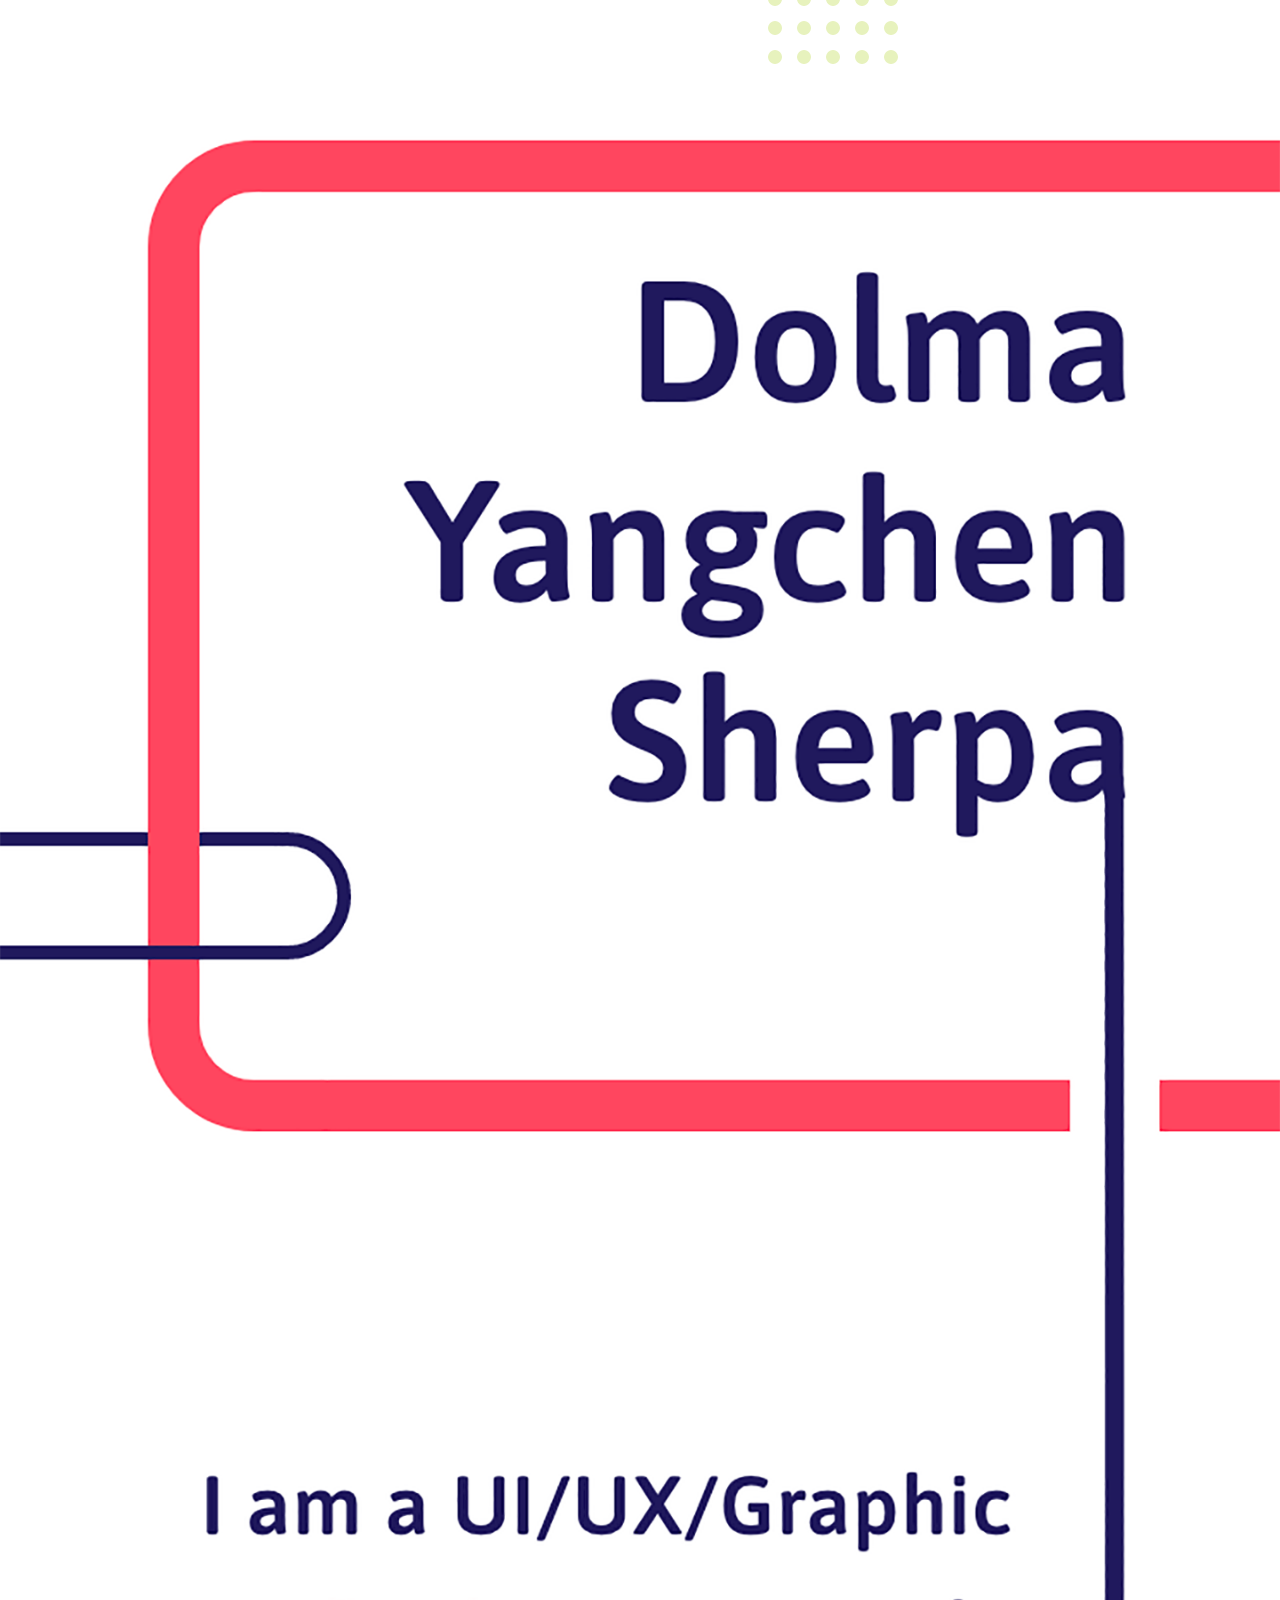
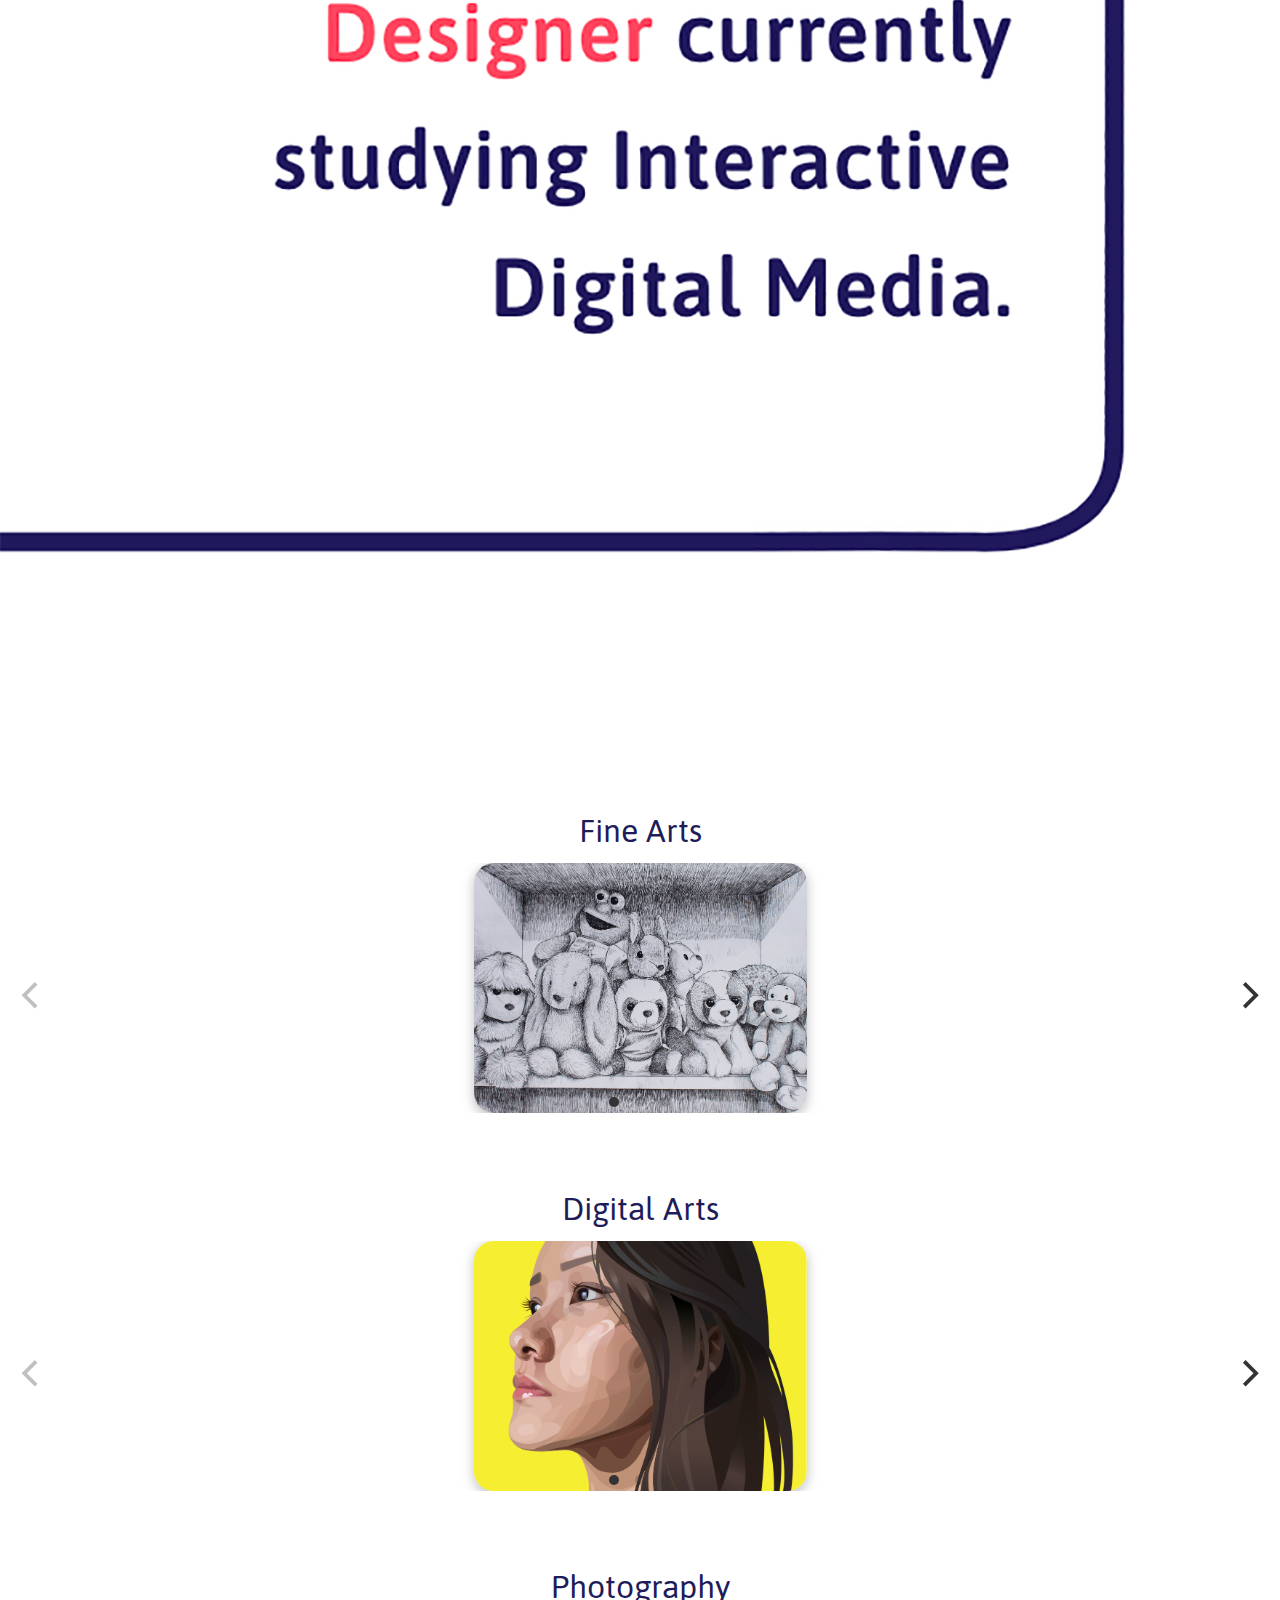
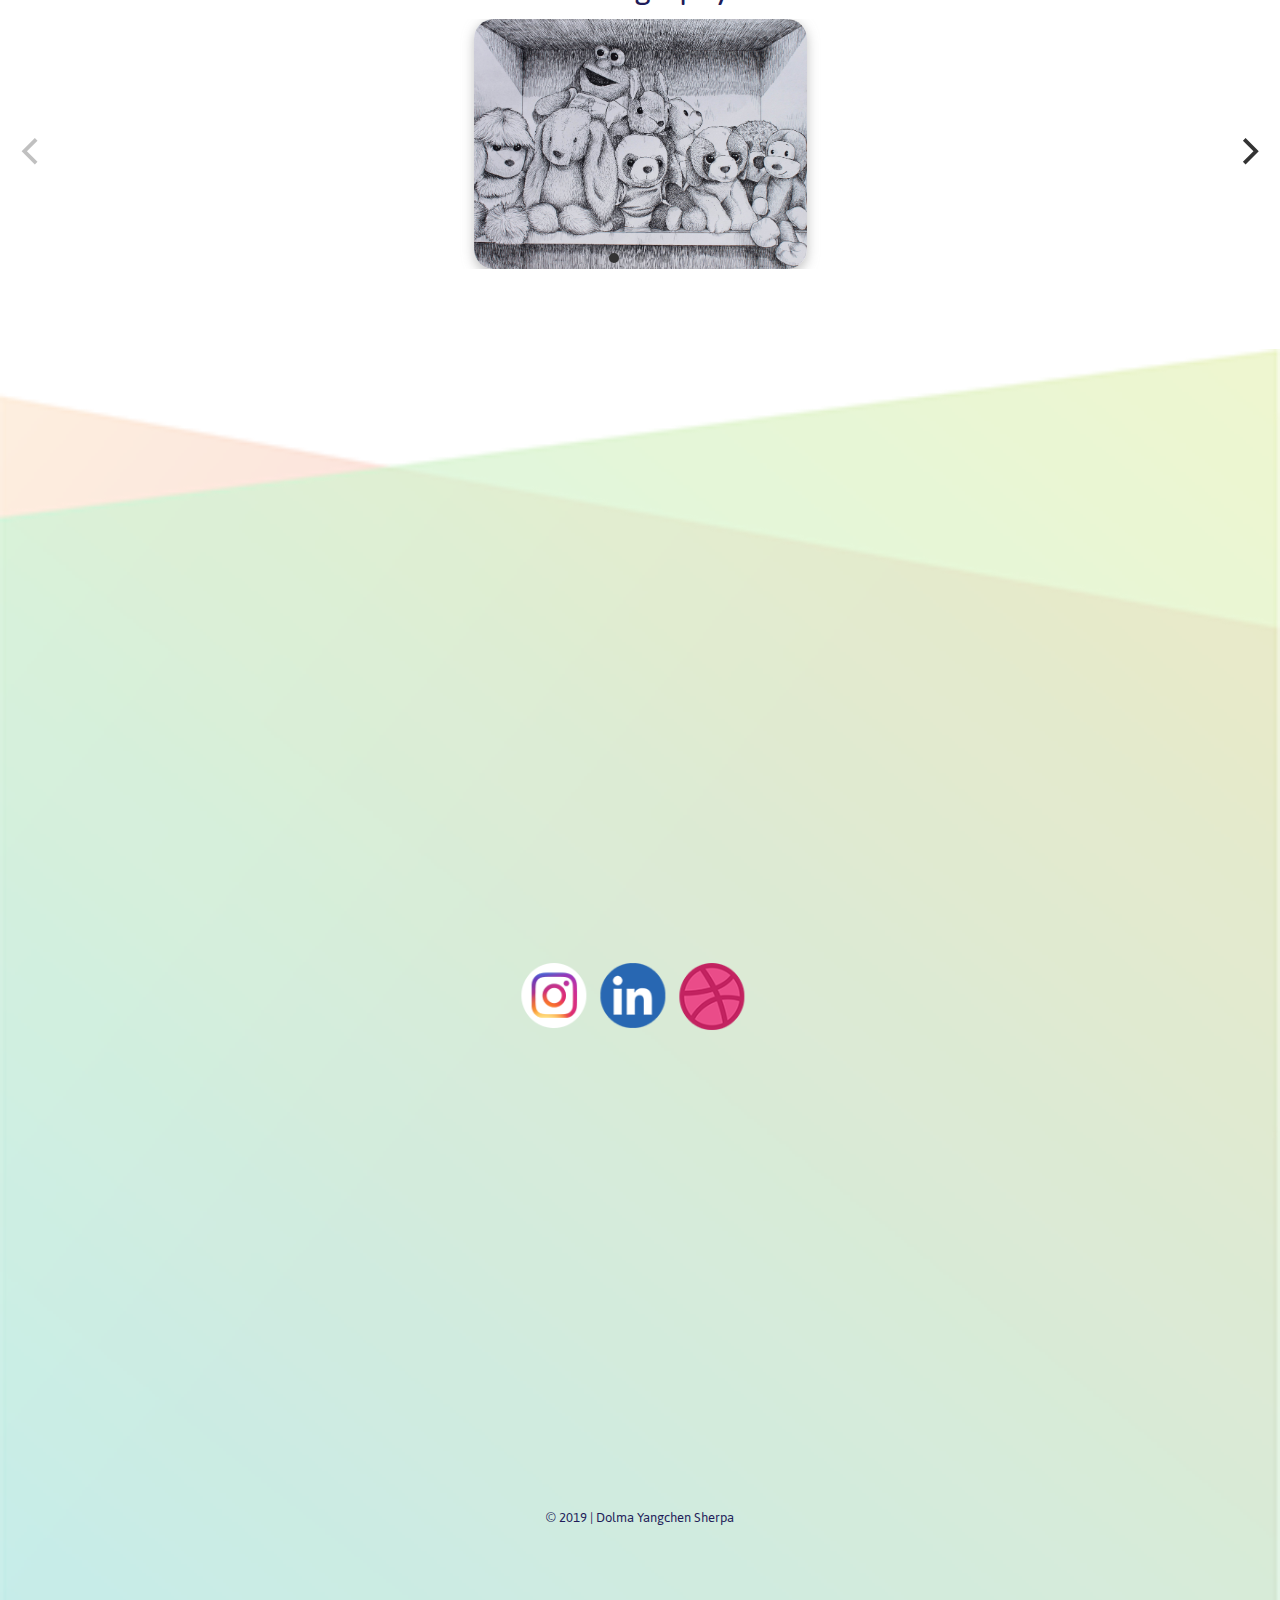
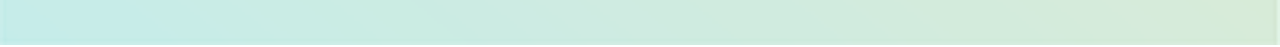
<file: DolmaPortfolio/index.html>
<!DOCTYPE html>
<html lang="en">

<head>
    <meta charset="UTF-8">
    <meta name="viewport" content="width=device-width, initial-scale=1.0">
    <meta http-equiv="X-UA-Compatible" content="ie=edge">
    <title>Dolma's Homepage</title>
    <link rel="stylesheet" href="../DolmaPortfolio/index.css">
    <link rel="stylesheet" href="../DolmaPortfolio/Source/flickity.css" media="screen">
    <link rel="stylesheet" href="../DolmaPortfolio/Source/normalize.css">
    <link rel="stylesheet" href="../DolmaPortfolio/Source/Font.css">
	<link rel="stylesheet" href="../DolmaPortfolio/Navigation/css/reset.css"> 
	<link rel="stylesheet" href="../DolmaPortfolio/Navigation/css/style.css"> 
	<script src="../DolmaPortfolio/Navigation/js/modernizr.js"></script> 
    
</head>
<body>

    <!-- NAVIGATION BAR  -->
    <div>
            <nav>
                    <ul class="cd-primary-nav">
                        <li><a href="../DolmaPortfolio/index.html"><b>Homepage</b></a></li>
                        <li><a href="../DolmaPortfolio/Source/AboutMe.html"><b>About Me</b></a></li>
                        <li><a href="../DolmaPortfolio/Source/Portfolio/FineArts.html"><b>Portfolio</b></a></li>
                        <li><a href="../DolmaPortfolio/Source/Contact.html"><b>Contact</b></a></li>  
                    </ul>
                </nav>
            
            
                <div class="cd-overlay-nav">
                    <span></span>
                </div> 
            
                <div class="cd-overlay-content">
                    <span></span>
                </div> 
            
                <a href="#0" class="cd-nav-trigger">Menu<span class="cd-icon"></span></a>
            
            <script src="../DolmaPortfolio/Navigation/js/jquery-2.1.1.js"></script>
            <script src="../DolmaPortfolio/Navigation/js/velocity.min.js"></script>
            <script src="../DolmaPortfolio/Navigation/js/main.js"></script>
        </div>
        
            <!-- NAVIGATION BAR -->


        <script src="../DolmaPortfolio/Source/flickity.pkgd.js"></script>

    <div>
        <table class="greendot">
            <td></td>
            <td></td>
            <td><img src="../DolmaPortfolio/Graphics/Title/Greendottedcorner.png"></td>
        </table>
     </div>
        
    
    <div >
        <img src="../DolmaPortfolio/Graphics/titleimage.png" id="titleimage">
    </div>

    <br>
    <br>

    <h1 class="text">Fine Arts</h1>
<!-- Carousal -->
<div class="carousel" data-flickity='{ "lazyLoad": true }'>
    <div class="carousel-cell">
        <img class="carousel-cell-image" data-flickity-lazyload="../DolmaPortfolio/Graphics/FineArts/ToysPenSketchthumnail.jpg"/>
    </div>
    <div class="carousel-cell">
        <img class="carousel-cell-image" data-flickity-lazyload="../DolmaPortfolio/Graphics/FineArts/AliceCardthumbnail.jpg"/>
    </div>
    <div class="carousel-cell">
        <img class="carousel-cell-image" data-flickity-lazyload="../DolmaPortfolio/Graphics/FineArts/Metamorphosisthumbnail.jpg" alt="">
    </div>
</div>

<br>
<br>
<br>
<br>

<h1 class="text">Digital Arts</h1>
<!-- Carousal2 -->
<div class="carousel" data-flickity='{ "lazyLoad": true }'>
    <div class="carousel-cell">
        <img class="carousel-cell-image" data-flickity-lazyload="../DolmaPortfolio/Graphics/GraphicArts/SherpaPortraitthumbnail.jpg"/>
    </div>
    <div class="carousel-cell">
        <img class="carousel-cell-image" data-flickity-lazyload="../DolmaPortfolio/Graphics/GraphicArts/DessertPatternthumbnail.jpg"/>
    </div>
    <div class="carousel-cell">
        <img class="carousel-cell-image" data-flickity-lazyload="../DolmaPortfolio/Graphics/GraphicArts/Typographythumbnail.jpg"/>
    </div>
</div>

<br>
<br>
<br>
<br>

<h1 class="text">Photography</h1>
<!-- Carousal2 -->
<div class="carousel" data-flickity='{ "lazyLoad": true }'>
    <div class="carousel-cell">
        <img class="carousel-cell-image" data-flickity-lazyload="../DolmaPortfolio/Graphics/FineArts/ToysPenSketchthumnail.jpg"/>
    </div>
    <div class="carousel-cell">
        <img class="carousel-cell-image" data-flickity-lazyload="../DolmaPortfolio/Graphics/FineArts/AliceCardthumbnail.jpg"/>
    </div>
    <div class="carousel-cell">
        <img class="carousel-cell-image" data-flickity-lazyload="../DolmaPortfolio/Graphics/FineArts/Metamorphosisthumbnail.jpg" alt="">
    </div>
</div>

<footer>
    <div class="container">
        <img src="../DolmaPortfolio/Graphics/Footer/img.png" alt="footer" >
        <div class="icons">
            <div class="icon-col-half">
                <a href="https://www.instagram.com/dolma565/?hl=en"><img src="../DolmaPortfolio/Graphics/Footer/insta.png" alt=""></a>
            </div>
            <div class="icon-col-half">   
                <a href="https://www.linkedin.com/in/dolma-yangchen-s-207563136/"><img src="../DolmaPortfolio/Graphics/Footer/linkedin.png" alt=""></a>
            </div>
            <div class="icon-col-half">   
                    <a href="https://dribbble.com/dubby2000"><img src="../DolmaPortfolio/Graphics/Footer/dribbble.png" alt=""></a>
                </div>
        </div>
        <div class="centered"><p>&copy 2019 | Dolma Yangchen Sherpa</p></div>
    </div>
</footer>

</body>
</html>
</file>
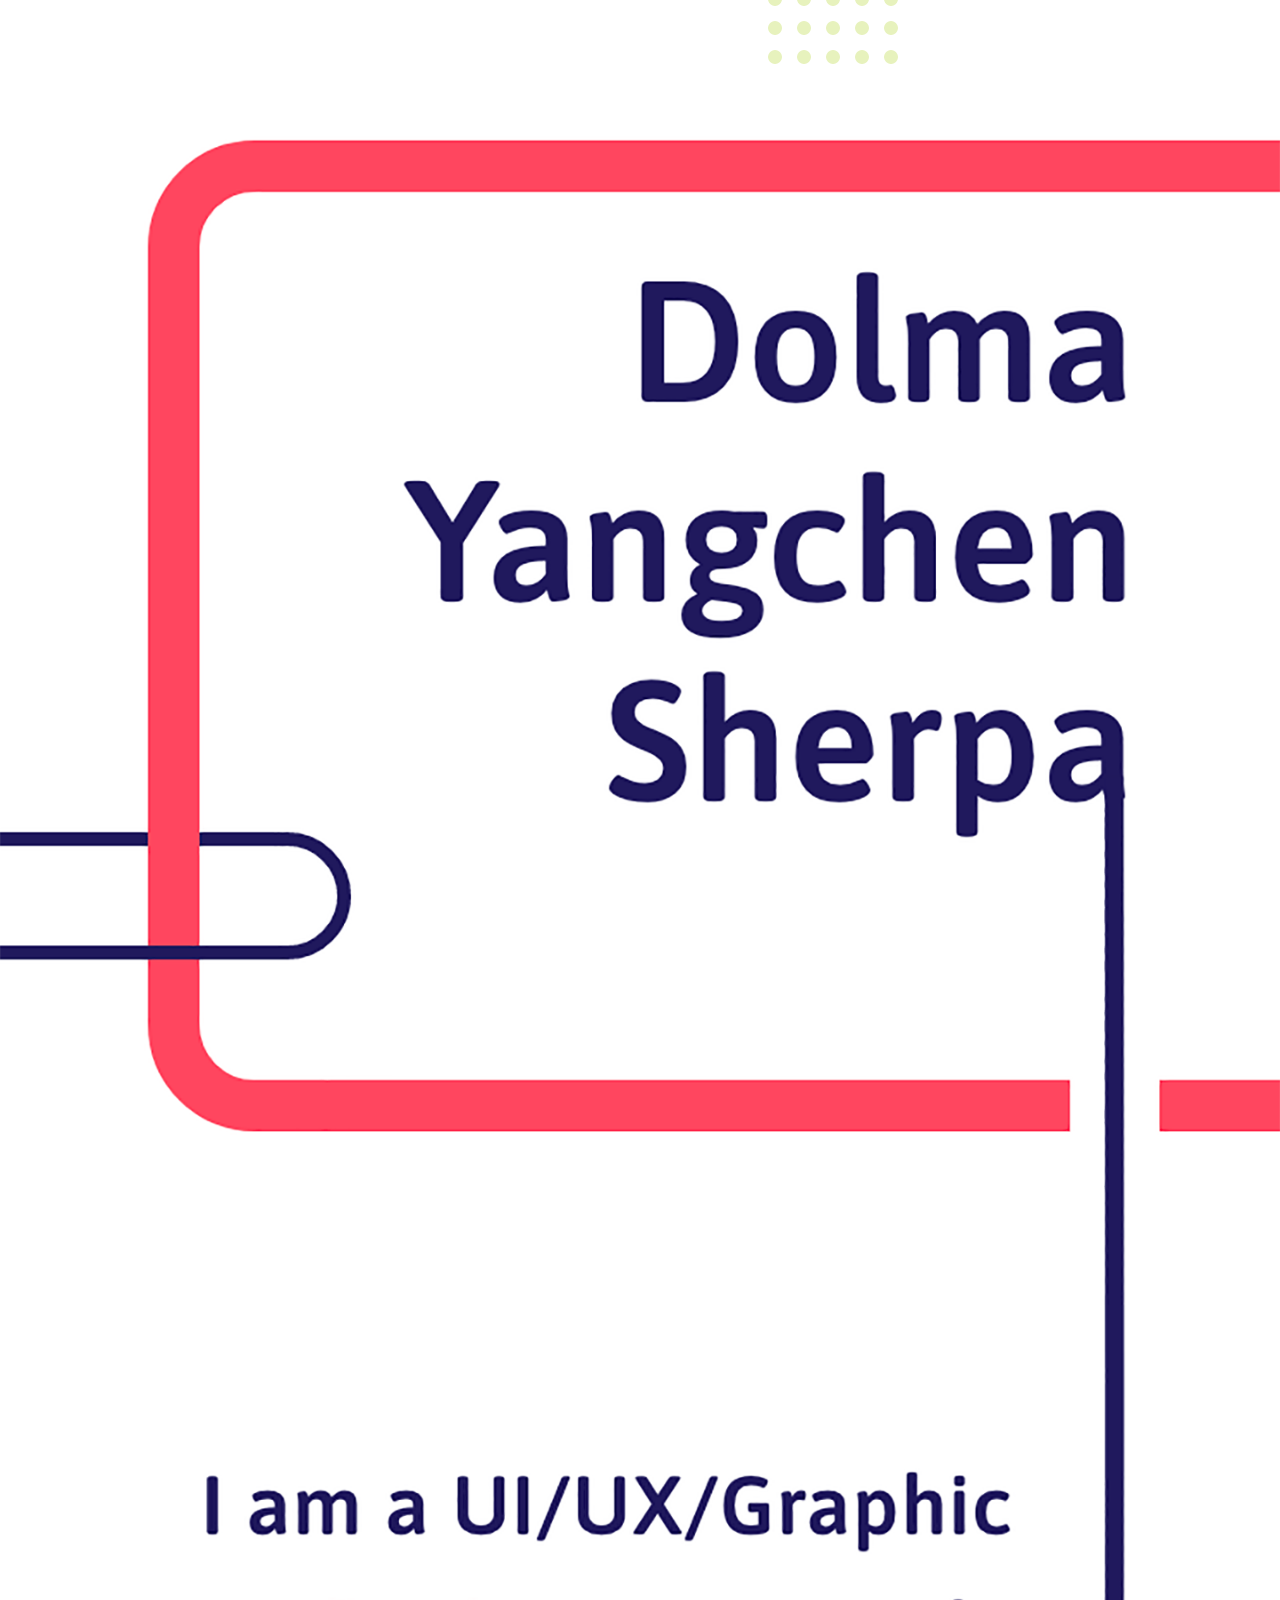
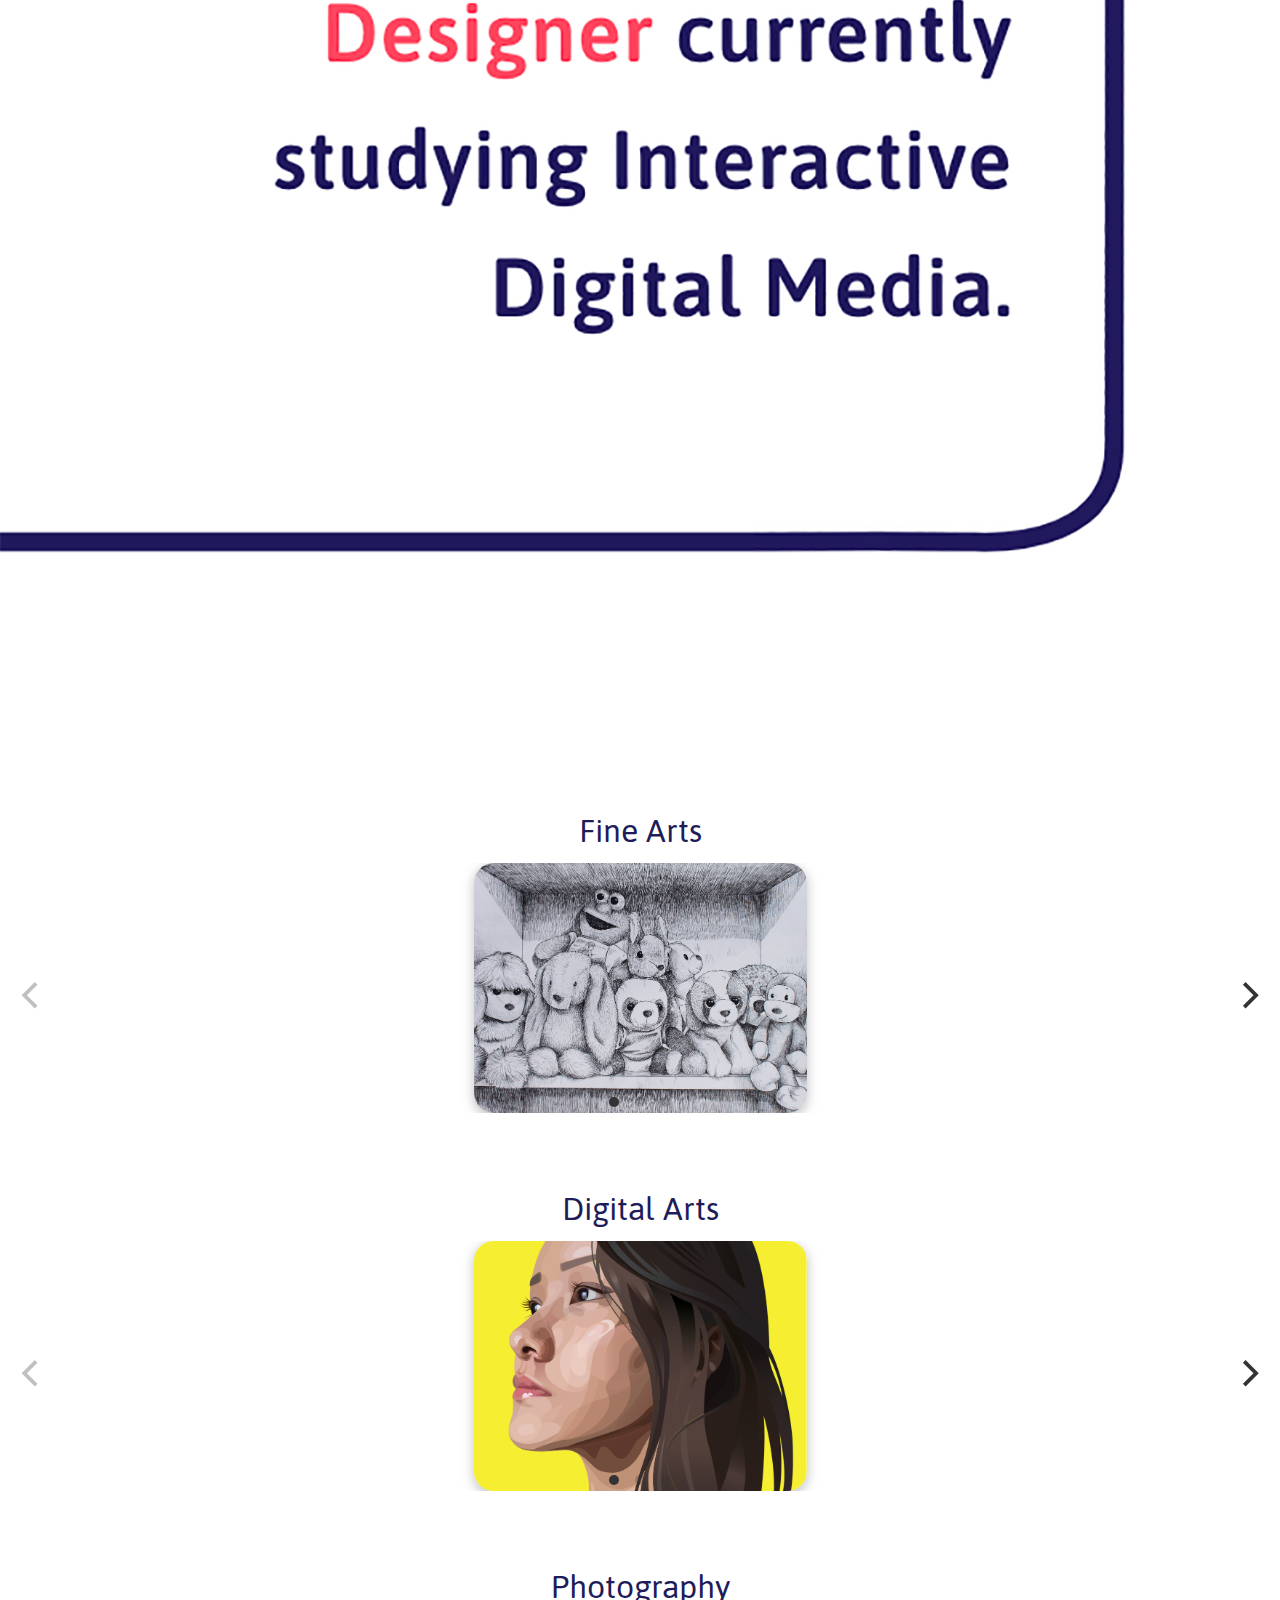
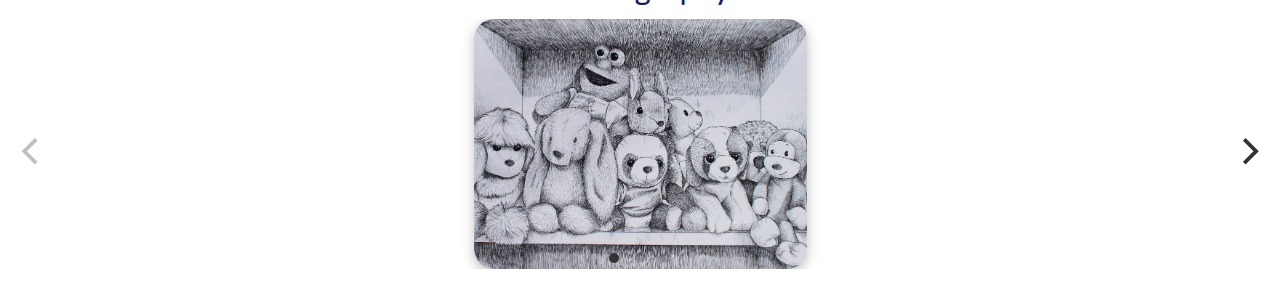
<file: DolmaPortfolio/Source/index.html>
<!DOCTYPE html>
<html lang="en">

<head>
    <meta charset="UTF-8">
    <meta name="viewport" content="width=device-width, initial-scale=1.0">
    <meta http-equiv="X-UA-Compatible" content="ie=edge">
    <title>Dolma's Homepage</title>
    <link rel="stylesheet" href="../Source/index.css">
    <link rel="stylesheet" href="../Source/flickity.css" media="screen">
    <link rel="stylesheet" href="../Source/normalize.css">
    <link rel="stylesheet" href="../Source/Font.css">

	<link rel="stylesheet" href="../Navigation/css/reset.css"> 
	<link rel="stylesheet" href="../Navigation/css/style.css"> 
	<script src="../Navigation/js/modernizr.js"></script> 
    
</head>
<body>

    <!-- NAVIGATION BAR  -->
    <div>
            <nav>
                    <ul class="cd-primary-nav">
                        <li><a href="../Source/index.html"><b>Homepage</b></a></li>
                        <li><a href="../Source/AboutMe.html"><b>About Me</b></a></li>
                        <li><a href="../Source/Portfolio/FineArts.html"><b>Portfolio</b></a></li>
                        <li><a href="#0"><b>Contact</b></a></li>  
                    </ul>
                </nav>
            
            
                <div class="cd-overlay-nav">
                    <span></span>
                </div> 
            
                <div class="cd-overlay-content">
                    <span></span>
                </div> 
            
                <a href="#0" class="cd-nav-trigger">Menu<span class="cd-icon"></span></a>
            
            <script src="../Navigation/js/jquery-2.1.1.js"></script>
            <script src="../Navigation/js/velocity.min.js"></script>
            <script src="../Navigation/js/main.js"></script>
        </div>
        
            <!-- NAVIGATION BAR -->


        <script src="../Source/flickity.pkgd.js"></script>

    <div>
        <table class="greendot">
            <td></td>
            <td></td>
            <td><img src="../Graphics/Title/Greendottedcorner.png"></td>
        </table>
     </div>
        
    
    <div >
        <img src="../Graphics/titleimage.png" id="titleimage">
    </div>

    <br>
    <br>

    <h1 class="text">Fine Arts</h1>
<!-- Carousal -->
<div class="carousel" data-flickity='{ "lazyLoad": true }'>
    <div class="carousel-cell">
        <img class="carousel-cell-image" data-flickity-lazyload="../Graphics/FineArts/ToysPenSketchthumnail.jpg"/>
    </div>
    <div class="carousel-cell">
        <img class="carousel-cell-image" data-flickity-lazyload="../Graphics/FineArts/AliceCardthumbnail.jpg"/>
    </div>
    <div class="carousel-cell">
        <img class="carousel-cell-image" data-flickity-lazyload="../Graphics/FineArts/Metamorphosisthumbnail.jpg" alt="">
    </div>
</div>

<br>
<br>
<br>
<br>

<h1 class="text">Digital Arts</h1>
<!-- Carousal2 -->
<div class="carousel" data-flickity='{ "lazyLoad": true }'>
    <div class="carousel-cell">
        <img class="carousel-cell-image" data-flickity-lazyload="../Graphics/GraphicArts/SherpaPortraitthumbnail.jpg"/>
    </div>
    <div class="carousel-cell">
        <img class="carousel-cell-image" data-flickity-lazyload="../Graphics/GraphicArts/DessertPatternthumbnail.jpg"/>
    </div>
    <div class="carousel-cell">
        <img class="carousel-cell-image" data-flickity-lazyload="../Graphics/GraphicArts/Typographythumbnail.jpg"/>
    </div>
</div>

<br>
<br>
<br>
<br>

<h1 class="text">Photography</h1>
<!-- Carousal2 -->
<div class="carousel" data-flickity='{ "lazyLoad": true }'>
    <div class="carousel-cell">
        <img class="carousel-cell-image" data-flickity-lazyload="../Graphics/FineArts/ToysPenSketchthumnail.jpg"/>
    </div>
    <div class="carousel-cell">
        <img class="carousel-cell-image" data-flickity-lazyload="../Graphics/FineArts/AliceCardthumbnail.jpg"/>
    </div>
    <div class="carousel-cell">
        <img class="carousel-cell-image" data-flickity-lazyload="../Graphics/FineArts/Metamorphosisthumbnail.jpg" alt="">
    </div>
</div>

</body>
</html>
</file>
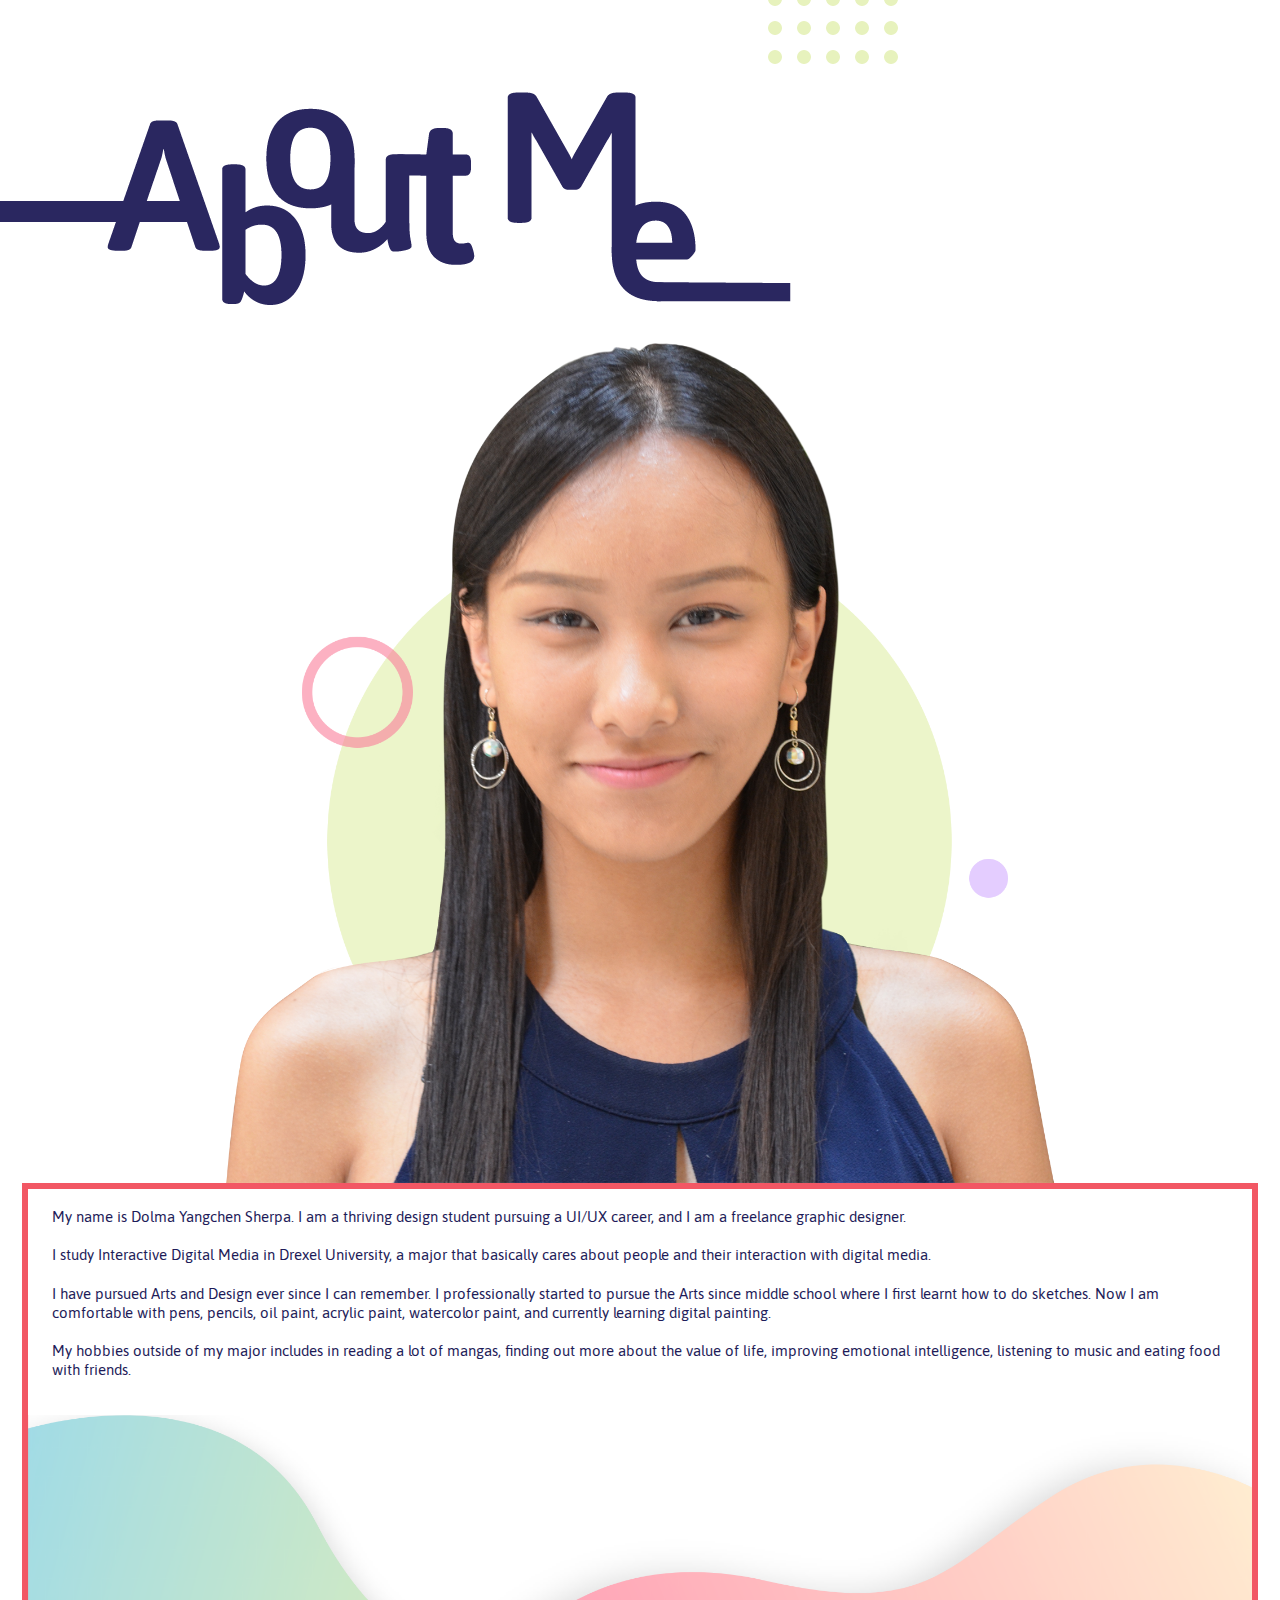
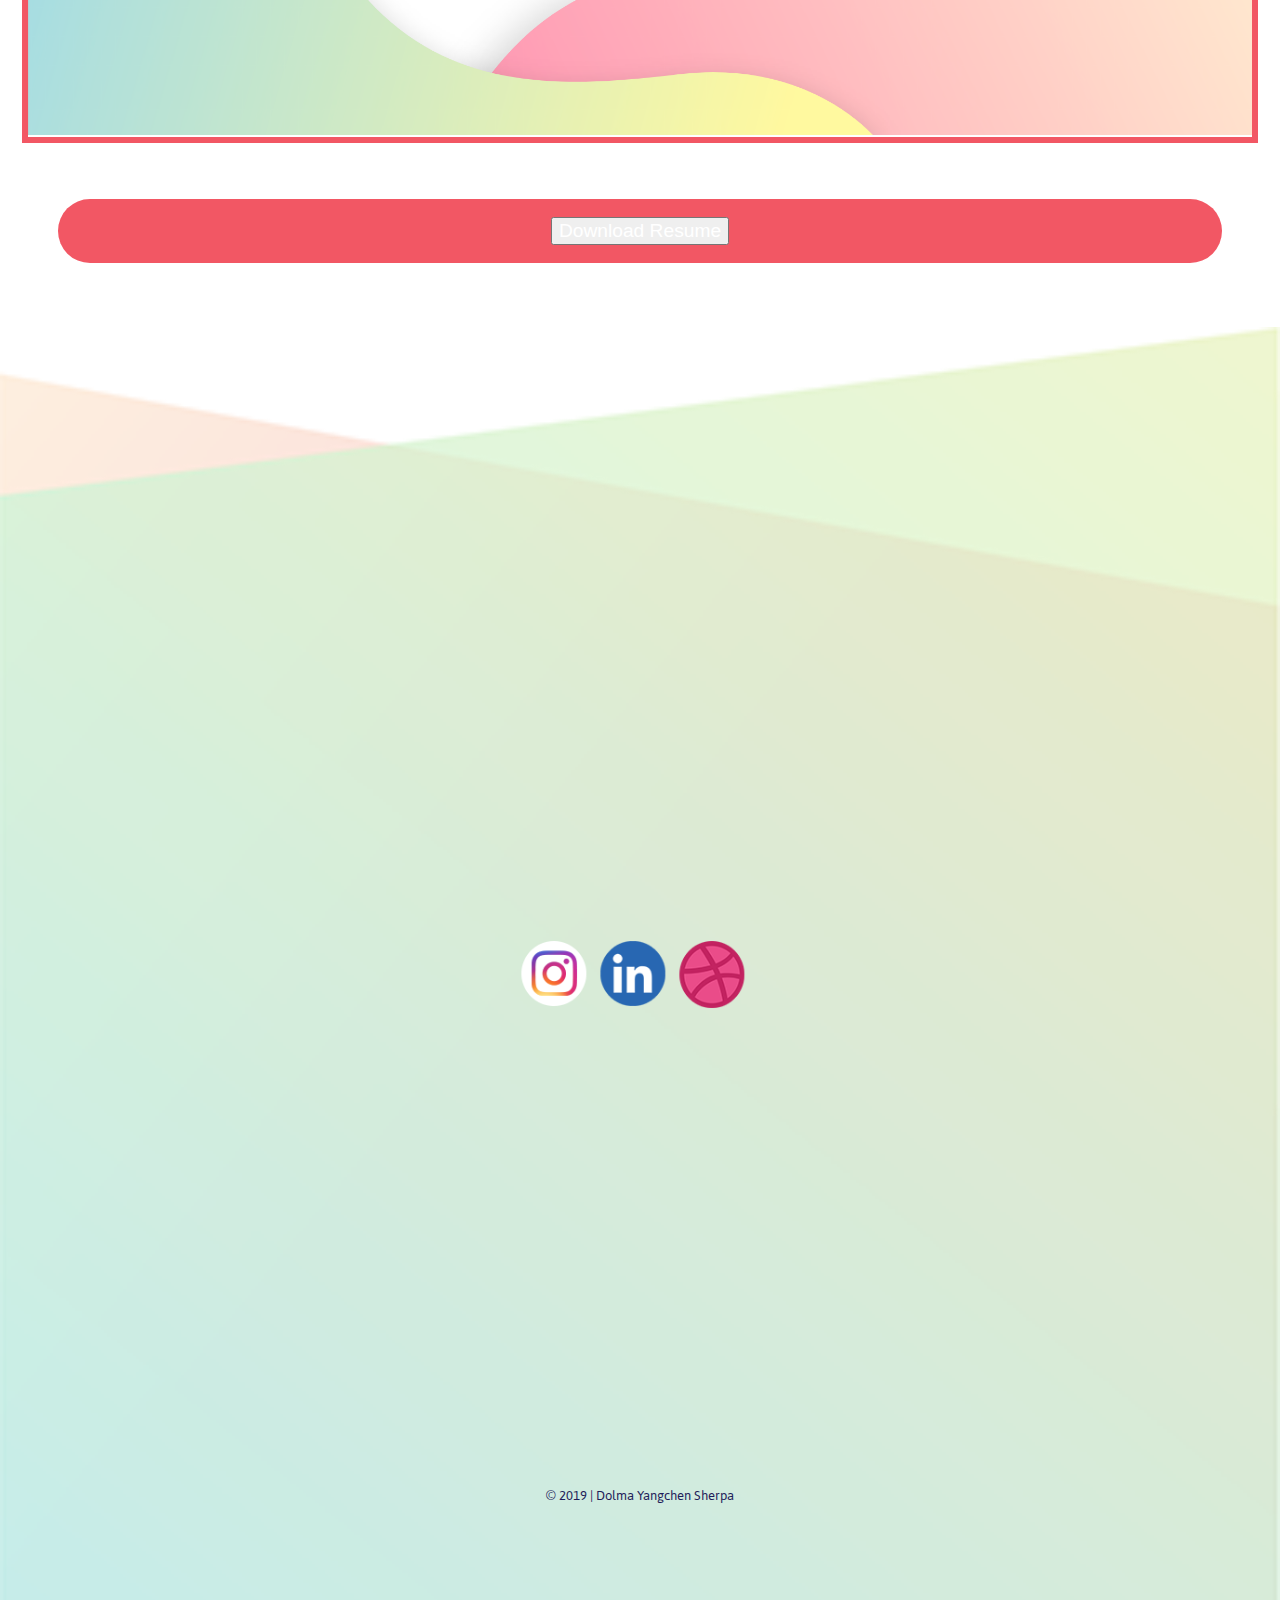
<file: DolmaPortfolio/Source/about_me.html>
<!DOCTYPE html>
<html lang="en">
<head>
    <meta charset="UTF-8">
    <meta name="viewport" content="width=device-width, initial-scale=1.0">
    <meta http-equiv="X-UA-Compatible" content="ie=edge">
    <title>About Me</title>
    <link rel="stylesheet" href="../Source/about_me.css">
    <link rel="stylesheet" href="../Source/Font.css">

	<link rel="stylesheet" href="../Navigation/css/reset.css"> <!-- CSS reset -->
	<link rel="stylesheet" href="../Navigation/css/style.css"> <!-- Resource style -->
	<script src="../Navigation/js/modernizr.js"></script> <!-- Modernizr -->

</head>
<body>

    <!-- NAVIGATION BAR -->
    	<nav>
                <ul class="cd-primary-nav">
                    <li><a href="../index.html"><b>Homepage</b></a></li>
                    <li><a href="AboutMe.html"><b>About Me</b></a></li>
                    <li><a href="../Source/Portfolio/FineArts.html"><b>Portfolio</b></a></li>
                    <li><a href="../Source/Contact.html"><b>Contact</b></a></li>  
                </ul>
            </nav>
        
        
            <div class="cd-overlay-nav">
                <span></span>
            </div> <!-- cd-overlay-nav -->
        
            <div class="cd-overlay-content">
                <span></span>
            </div> <!-- cd-overlay-content -->
        
            <a href="#0" class="cd-nav-trigger">Menu<span class="cd-icon"></span></a>
        
        <script src="../Navigation/js/jquery-2.1.1.js"></script>
        <script src="../Navigation/js/velocity.min.js"></script>
        <script src="../Navigation/js/main.js"></script>

        <!-- NAVIGATION BAR -->
    
    <div>
        <table class="greendot">
            <td></td>
            <td></td>
            <td><img src="../Graphics/Title/Greendottedcorner.png"></td>
        </table>
    </div>
    
    <div >
        <img class="aboutme" src="../Graphics/Title/AboutMe.png">
    </div>

    <div>
        <img class="headshot" src="../Graphics/AboutMePage/Headshottransparent.png">
    </div>

    <div >
        <div class="bio">
        <p class="biomessage"> 
             My name is <b>Dolma Yangchen Sherpa</b>. I am a thriving design student pursuing a UI/UX career, and I am a freelance graphic designer. 
            <br><br>I study Interactive Digital Media in Drexel University, a major that basically cares about people and their interaction with digital media.
            <br><br>I have pursued Arts and Design ever since I can remember. I professionally started to pursue the Arts since middle school where I first learnt how to do sketches. Now I am comfortable with pens, pencils, oil paint, acrylic paint, watercolor paint, and currently learning digital painting.
            <br><br>My hobbies outside of my major includes in reading a lot of mangas, finding out more about the value of life, improving emotional intelligence, listening to music and eating food with friends.
        </p>
        <img src="../Graphics/AboutMePage/Inside.png" alt="">
        </div>
        
    </div>

    <div class="resume">
        <div>
            <a href="../Others/Dolma's Resume.docx"><button class="btn">Download Resume</button></a>
        </div>

    </div>
 

    <footer>
            <div class="container">
                    <img src="../Graphics/Footer/img.png" alt="footer" >
                    <div class="icons">
                        <div class="icon-col-half">
                            <a href="https://www.instagram.com/dolma565/?hl=en"><img src="../Graphics/Footer/insta.png" alt=""></a>
                        </div>
                        <div class="icon-col-half">   
                            <a href="https://www.linkedin.com/in/dolma-yangchen-s-207563136/"><img src="../Graphics/Footer/linkedin.png" alt=""></a>
                        </div>
                        <div class="icon-col-half">   
                                <a href="https://dribbble.com/dubby2000"><img src="../Graphics/Footer/dribbble.png" alt=""></a>
                        </div>
                    </div>
                    <div class="centered"><p>&copy 2019 | Dolma Yangchen Sherpa</p></div>
            </div>
         </footer>
    
</body>
</html>
</file>
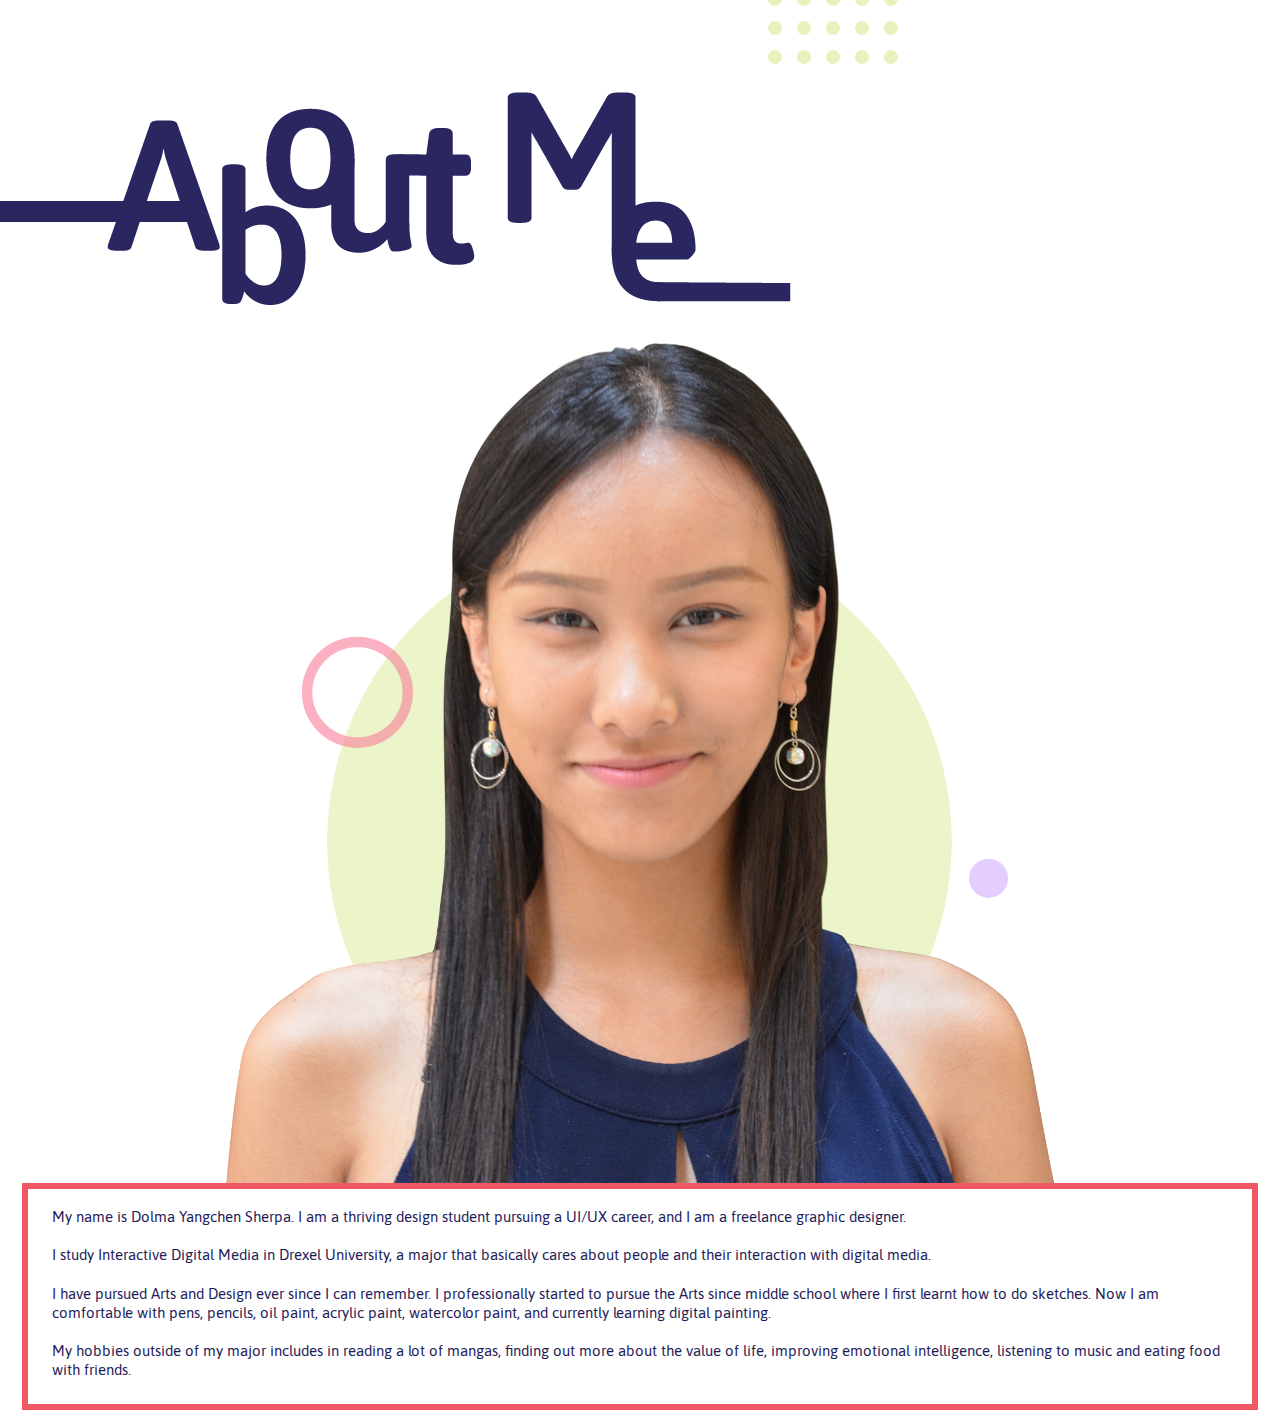
<file: DolmaPortfolio/Source/AboutMe.html>
<!DOCTYPE html>
<html lang="en">
<head>
    <meta charset="UTF-8">
    <meta name="viewport" content="width=device-width, initial-scale=1.0">
    <meta http-equiv="X-UA-Compatible" content="ie=edge">
    <title>About Me</title>
    <link rel="stylesheet" href="../Source/AboutMe.css">
    <link rel="stylesheet" href="../Source/Font.css">

	<link rel="stylesheet" href="../Navigation/css/reset.css"> <!-- CSS reset -->
	<link rel="stylesheet" href="../Navigation/css/style.css"> <!-- Resource style -->
	<script src="../Navigation/js/modernizr.js"></script> <!-- Modernizr -->

</head>
<body>

    <!-- NAVIGATION BAR -->
    	<nav>
                <ul class="cd-primary-nav">
                    <li><a href="index.html"><b>Homepage</b></a></li>
                    <li><a href="AboutMe.html"><b>About Me</b></a></li>
                    <li><a href="../Source/Portfolio/FineArts.html"><b>Portfolio</b></a></li>
                    <li><a href="#0"><b>Contact</b></a></li>  
                </ul>
            </nav>
        
        
            <div class="cd-overlay-nav">
                <span></span>
            </div> <!-- cd-overlay-nav -->
        
            <div class="cd-overlay-content">
                <span></span>
            </div> <!-- cd-overlay-content -->
        
            <a href="#0" class="cd-nav-trigger">Menu<span class="cd-icon"></span></a>
        
        <script src="../Navigation/js/jquery-2.1.1.js"></script>
        <script src="../Navigation/js/velocity.min.js"></script>
        <script src="../Navigation/js/main.js"></script>

        <!-- NAVIGATION BAR -->
    
    <div>
        <table class="greendot">
            <td></td>
            <td></td>
            <td><img src="../Graphics/Title/Greendottedcorner.png"></td>
        </table>
    </div>
    
    <div >
        <img class="aboutme" src="../Graphics/Title/AboutMe.png">
    </div>

    <div>
        <img class="headshot" src="../Graphics/AboutMePage/Headshottransparent.png">
    </div>

    <div class="bio">
            <p> My name is <b>Dolma Yangchen Sherpa</b>. I am a thriving design student pursuing a UI/UX career, and I am a freelance graphic designer. 
            <br><br>I study Interactive Digital Media in Drexel University, a major that basically cares about people and their interaction with digital media.
            <br><br>I have pursued Arts and Design ever since I can remember. I professionally started to pursue the Arts since middle school where I first learnt how to do sketches. Now I am comfortable with pens, pencils, oil paint, acrylic paint, watercolor paint, and currently learning digital painting.
            <br><br>My hobbies outside of my major includes in reading a lot of mangas, finding out more about the value of life, improving emotional intelligence, listening to music and eating food with friends.
        </p>
    </div>
    
</body>
</html>
</file>
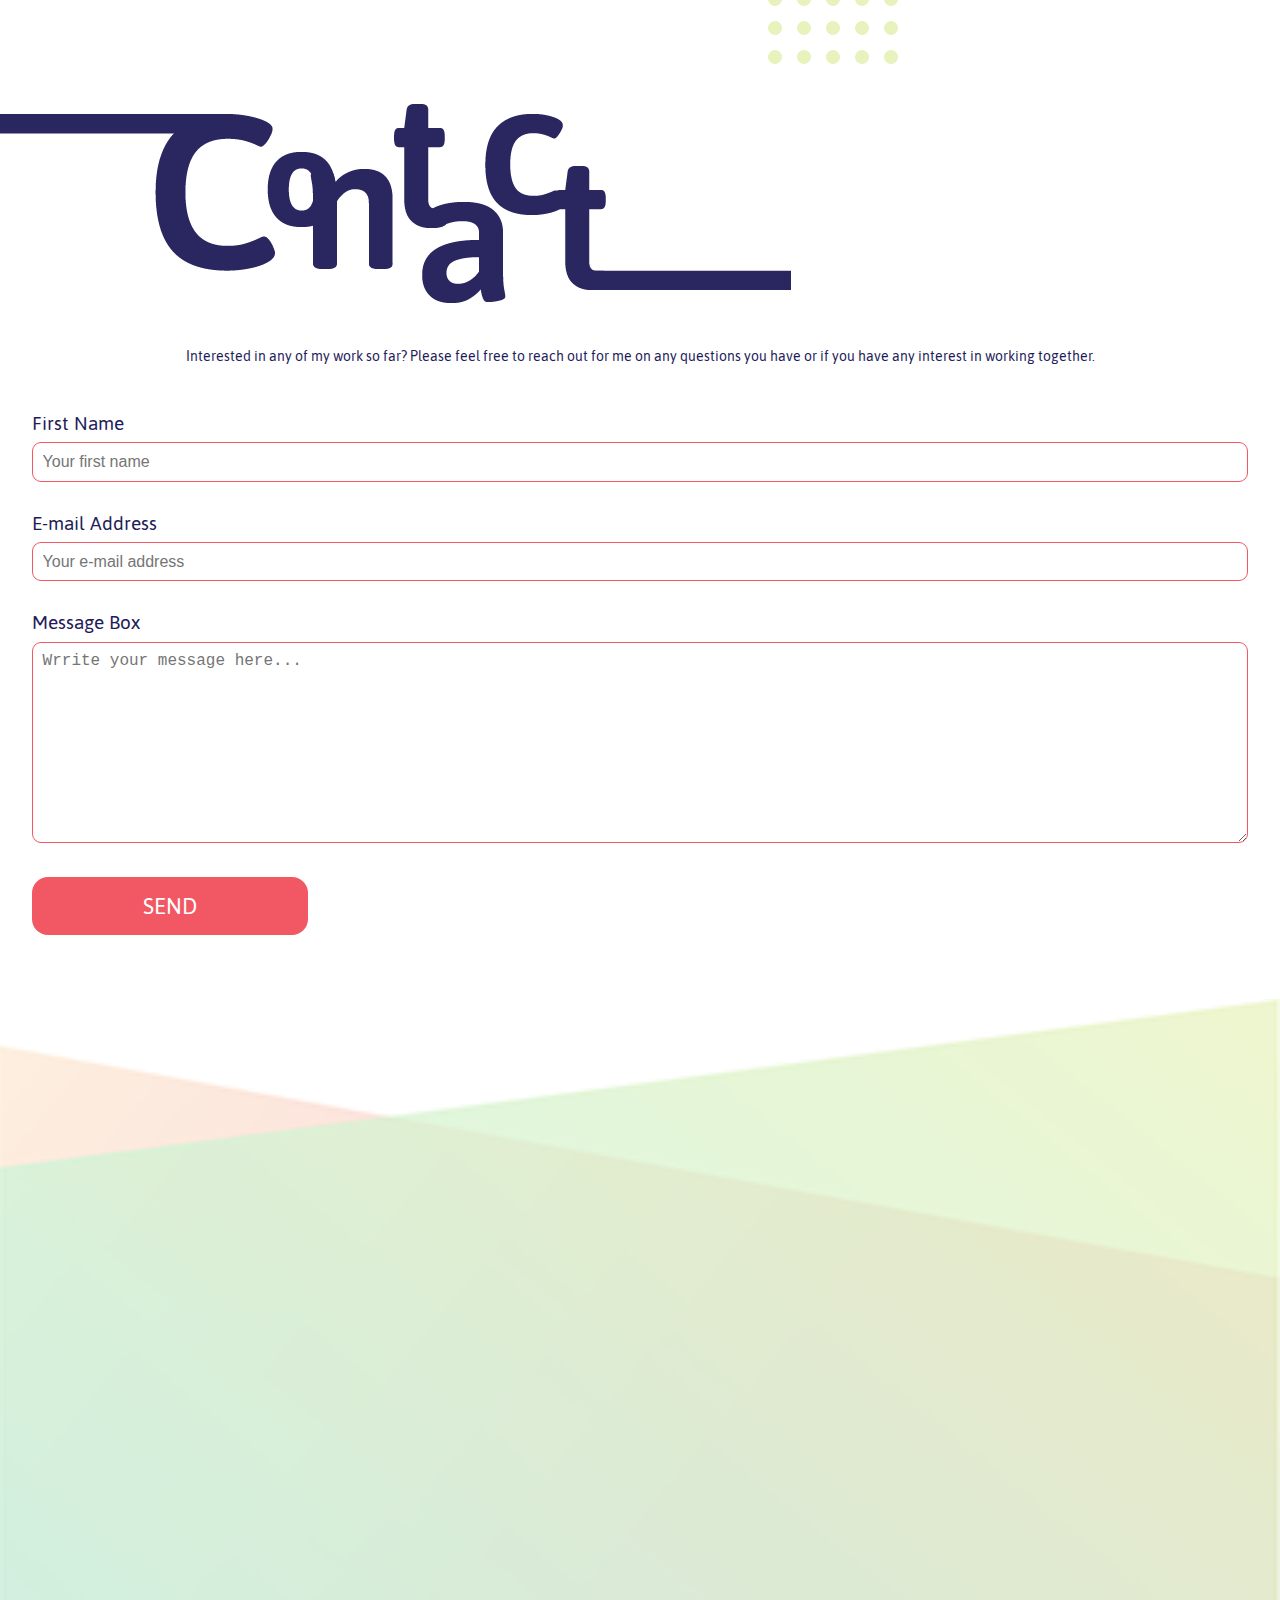
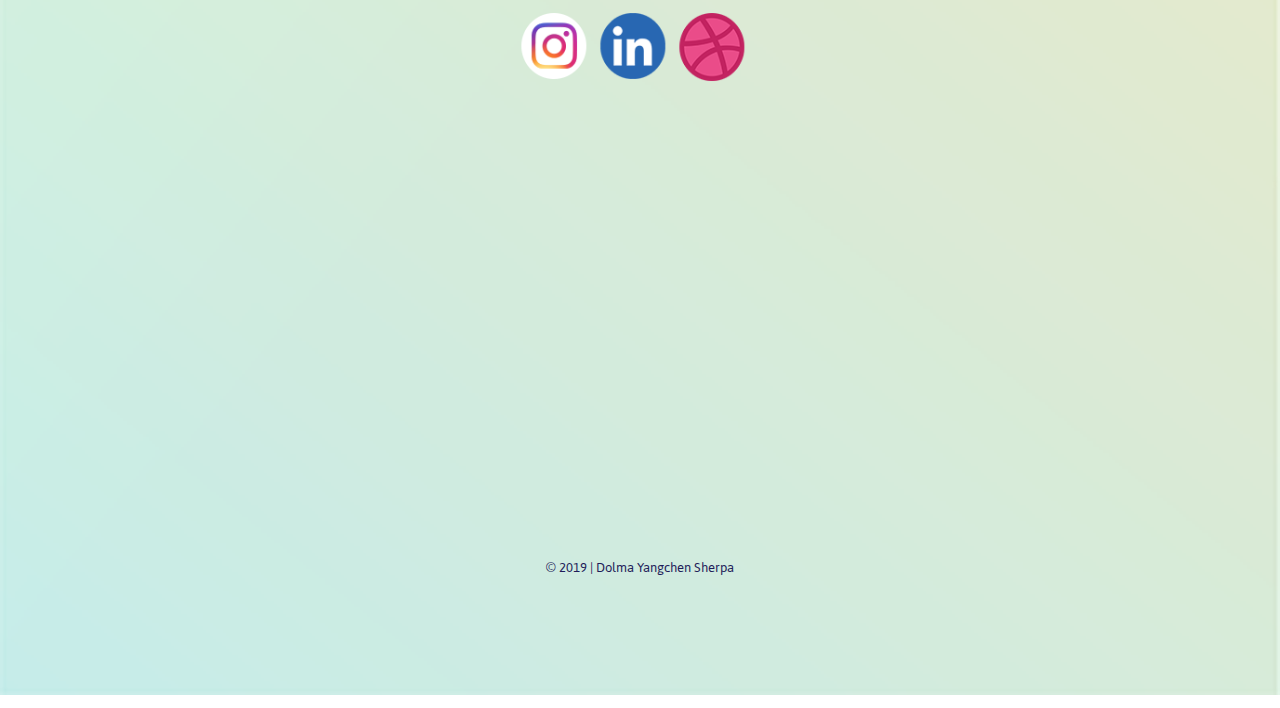
<file: DolmaPortfolio/Source/contact.html>
<!DOCTYPE html>
<html lang="en">
<head>
    <meta charset="UTF-8">
    <meta name="viewport" content="width=device-width, initial-scale=1.0">
    <meta http-equiv="X-UA-Compatible" content="ie=edge">
    <title>About Me</title>
    <link rel="stylesheet" href="../Source/contact.css">
    <link rel="stylesheet" href="../Source/Font.css">

	<link rel="stylesheet" href="../Navigation/css/reset.css"> <!-- CSS reset -->
	<link rel="stylesheet" href="../Navigation/css/style.css"> <!-- Resource style -->
	<script src="../Navigation/js/modernizr.js"></script> <!-- Modernizr -->

</head>
<body>

    <!-- NAVIGATION BAR -->
    	<nav>
                <ul class="cd-primary-nav">
                    <li><a href="../index.html"><b>Homepage</b></a></li>
                    <li><a href="AboutMe.html"><b>About Me</b></a></li>
                    <li><a href="../Source/Portfolio/FineArts.html"><b>Portfolio</b></a></li>
                    <li><a href="../Source/Contact.html"><b>Contact</b></a></li>  
                </ul>
            </nav>
        
        
            <div class="cd-overlay-nav">
                <span></span>
            </div> <!-- cd-overlay-nav -->
        
            <div class="cd-overlay-content">
                <span></span>
            </div> <!-- cd-overlay-content -->
        
            <a href="#0" class="cd-nav-trigger">Menu<span class="cd-icon"></span></a>
        
        <script src="../Navigation/js/jquery-2.1.1.js"></script>
        <script src="../Navigation/js/velocity.min.js"></script>
        <script src="../Navigation/js/main.js"></script>

        <!-- NAVIGATION BAR -->
    
    <div>
        <table class="greendot">
            <td></td>
            <td></td>
            <td><img src="../Graphics/Title/Greendottedcorner.png"></td>
        </table>
    </div>

    <div >
        <img class="contact" src="../Graphics/Title/Contact-04.png">
    </div>

    <div class="paragraph">
        <p>Interested in any of my work so far? Please feel free to reach out for me on any questions you have or if you have any interest in working together. </p>
    </div>

    <div class="contactform">
        <form action="action_page.php">
            <label class="label" for="fname">First Name</label>
            <input type="text" name="firstname" id="fname" placeholder="Your first name">

            <label class="label" for="email">E-mail Address</label>
            <input type="text" name="emailaddress" id="email" placeholder="Your e-mail address">

            <label class="label" for="message">Message Box</label>
            <textarea name="message" id="messagebox" cols="30" rows="10" placeholder="Wrrite your message here..."></textarea>

            <input type="Send" value="SEND">
        </form>

    </div>
    

    <footer>
        <div class="container">
            <img src="../Graphics/Footer/img.png" alt="footer" >
            <div class="icons">
                <div class="icon-col-half">
                    <a href="https://www.instagram.com/dolma565/?hl=en"><img src="../Graphics/Footer/insta.png" alt=""></a>
                </div>
                <div class="icon-col-half">   
                    <a href="https://www.linkedin.com/in/dolma-yangchen-s-207563136/"><img src="../Graphics/Footer/linkedin.png" alt=""></a>
                </div>
                <div class="icon-col-half">   
                    <a href="https://dribbble.com/dubby2000"><img src="../Graphics/Footer/dribbble.png" alt=""></a>
                </div>
            </div>
            <div class="centered"><p>&copy 2019 | Dolma Yangchen Sherpa</p></div>
        </div>
    </footer>
    
</body>
</html>
</file>
<file: DolmaPortfolio/index.css>
* {
    box-sizing: border-box;
}

body {
    background-color: white;
}

.greendot {
  table-layout: fixed;
  width: 100%;
  margin-top: 0%;
}

a {
    color: black;
}

#titleimage {
    
    margin-top: 4rem;
    width: 100%;
}

.text {
  text-align: center;
  font-family: Asap;
  font-size: 2rem;
  margin-bottom: 1rem;
}

/* CAROUSEL */

* { box-sizing: border-box; }

.carousel {
  background:white;
}

.carousel-cell {
  width: 90%;
  height: 250px;
  margin-right:10%;
  background:white;
 
}

.carousel-cell-image {
  display: block;
  max-height: 100%;
  margin: 0 auto;
  max-width: 100%;
  opacity: 0;
  border-radius: 20px;
  -webkit-transition: opacity 0.4s;
          transition: opacity 0.4s;
  box-shadow: 0 0.2rem 0.7rem #9797979c;
}

/* fade in lazy loaded image */
.carousel-cell-image.flickity-lazyloaded,
.carousel-cell-image.flickity-lazyerror {
  opacity: 1;
}

.container {
  margin-top: 4rem;
  position: relative;
  text-align: center;
  color: #1E1C59;
  font-size: 0.8rem;
}

.container img {
  width: 100%;
}

.icons {
  position: absolute;
  top: 50%;
  left: 50%;
  transform: translate(-50%, -50%);
}

 .icon-col-half {
   float:left;
   width: 26%;
   margin: 0 0.43rem;
 }

.centered {
  position: absolute;
  top: 90%;
  left: 50%;
  transform: translate(-50%, -50%);
}
</file>
<file: DolmaPortfolio/Source/Font.css>
@font-face {
    font-family: Asap;
    src: url(../Font/Asap-Regular/Asap-Regular.woff) format('woff');
}

@font-face {
    font-family: Asap;
    src: url(../Font/Asap-Bold/Asap-Bold.woff) format('woff');
    font-weight: bold;
}
</file>
<file: DolmaPortfolio/Navigation/css/style.css>
/* -------------------------------- 

Primary style

-------------------------------- */
*, *::after, *::before {
  -webkit-box-sizing: border-box;
  -moz-box-sizing: border-box;
  box-sizing: border-box;
}

*::after, *::before {
  content: '';
}

body {
  font-size: 100%;
  font-family: "Asap", sans-serif;
  color:#1E1C59;
  background-color:none;
}

a {
  color:white;
  text-decoration: none;
}

/* -------------------------------- 

Main components 

-------------------------------- */
html, body {
  height: 100%;
}

header {
  z-index: 3;
}

.cd-nav-trigger {
  position: absolute;
  display: inline-block;
}


.cd-nav-trigger {
  top: -7%;
  left: -14%;
  height: 8rem;
  width: 8rem;
  z-index: 5;
  /* image replacement */
  overflow: hidden;
  text-indent: 100%;
  white-space: nowrap;
}
.cd-nav-trigger .cd-icon {
  /* icon created in CSS */
  position: absolute;
  left: 65%;
  top: 65%;
  bottom: auto;
  right: auto;
  -webkit-transform: translateX(-50%) translateY(-50%);
  -moz-transform: translateX(-50%) translateY(-50%);
  -ms-transform: translateX(-50%) translateY(-50%);
  -o-transform: translateX(-50%) translateY(-50%);
  transform: translateX(-50%) translateY(-50%);
  display: inline-block;
  width: 25px;
  height: 4px;
  background-color:white;
  z-index: 10;
}
.cd-nav-trigger .cd-icon::before, .cd-nav-trigger .cd-icon:after {
  /* upper and lower lines of the menu icon */
  position: absolute;
  top: 0px;
  right: 0;
  width: 100%;
  height: 100%;
  background-color: white;
  /* Force Hardware Acceleration in WebKit */
  -webkit-transform: translateZ(0);
  -moz-transform: translateZ(0);
  -ms-transform: translateZ(0);
  -o-transform: translateZ(0);
  transform: translateZ(0);
  -webkit-backface-visibility: hidden;
  backface-visibility: hidden;
  /* apply transition to transform property */
  -webkit-transition: -webkit-transform .3s;
  -moz-transition: -moz-transform .3s;
  transition: transform .3s;
}
.cd-nav-trigger .cd-icon::before {
  -webkit-transform: translateY(-6px) rotate(0deg);
  -moz-transform: translateY(-6px) rotate(0deg);
  -ms-transform: translateY(-6px) rotate(0deg);
  -o-transform: translateY(-6px) rotate(0deg);
  transform: translateY(-6px) rotate(0deg);
}
.cd-nav-trigger .cd-icon::after {
  -webkit-transform: translateY(6px) rotate(0deg);
  -moz-transform: translateY(6px) rotate(0deg);
  -ms-transform: translateY(6px) rotate(0deg);
  -o-transform: translateY(6px) rotate(0deg);
  transform: translateY(6px) rotate(0deg);
}
.cd-nav-trigger::before, .cd-nav-trigger::after {
  /* 2 rounded colored backgrounds for the menu icon */
  position: absolute;
  top: 0;
  left: 0;
  border-radius: 50%;
  height: 100%;
  width: 100%;
  /* Force Hardware Acceleration in WebKit */
  -webkit-transform: translateZ(0);
  -moz-transform: translateZ(0);
  -ms-transform: translateZ(0);
  -o-transform: translateZ(0);
  transform: translateZ(0);
  -webkit-backface-visibility: hidden;
  backface-visibility: hidden;
  -webkit-transition-property: -webkit-transform;
  -moz-transition-property: -moz-transform;
  transition-property: transform;
}
.cd-nav-trigger::before {
  background-color:#F25764;
  -webkit-transform: scale(1);
  -moz-transform: scale(1);
  -ms-transform: scale(1);
  -o-transform: scale(1);
  transform: scale(1);
  -webkit-transition-duration: 0.3s;
  -moz-transition-duration: 0.3s;
  transition-duration: 0.3s;
  -webkit-transition-delay: 0.4s;
  -moz-transition-delay: 0.4s;
  transition-delay: 0.4s;
}
.cd-nav-trigger::after {
  background-color: white;
  -webkit-transform: scale(0);
  -moz-transform: scale(0);
  -ms-transform: scale(0);
  -o-transform: scale(0);
  transform: scale(0);
  -webkit-transition-duration: 0s;
  -moz-transition-duration: 0s;
  transition-duration: 0s;
  -webkit-transition-delay: 0s;
  -moz-transition-delay: 0s;
  transition-delay: 0s;
}
.cd-nav-trigger.close-nav::before {
  /* user clicks on the .cd-nav-trigger element - 1st rounded background disappears */
  -webkit-transform: scale(0);
  -moz-transform: scale(0);
  -ms-transform: scale(0);
  -o-transform: scale(0);
  transform: scale(0);
}
.cd-nav-trigger.close-nav::after {
  /* user clicks on the .cd-nav-trigger element - 2nd rounded background appears */
  -webkit-transform: scale(1);
  -moz-transform: scale(1);
  -ms-transform: scale(1);
  -o-transform: scale(1);
  transform: scale(1);
  -webkit-transition-duration: 0.3s;
  -moz-transition-duration: 0.3s;
  transition-duration: 0.3s;
  -webkit-transition-delay: 0.4s;
  -moz-transition-delay: 0.4s;
  transition-delay: 0.4s;
}
.cd-nav-trigger.close-nav .cd-icon {
  /* user clicks on the .cd-nav-trigger element - transform the icon */
  background-color: rgba(255, 255, 255, 0);
}
.cd-nav-trigger.close-nav .cd-icon::before, .cd-nav-trigger.close-nav .cd-icon::after {
  background-color:#F25764;
}
.cd-nav-trigger.close-nav .cd-icon::before {
  -webkit-transform: translateY(0) rotate(45deg);
  -moz-transform: translateY(0) rotate(45deg);
  -ms-transform: translateY(0) rotate(45deg);
  -o-transform: translateY(0) rotate(45deg);
  transform: translateY(0) rotate(45deg);
}
.cd-nav-trigger.close-nav .cd-icon::after {
  -webkit-transform: translateY(0) rotate(-45deg);
  -moz-transform: translateY(0) rotate(-45deg);
  -ms-transform: translateY(0) rotate(-45deg);
  -o-transform: translateY(0) rotate(-45deg);
  transform: translateY(0) rotate(-45deg);
}

.cd-primary-nav {
  /* by default it's hidden */
  position: fixed;
  left: 0;
  top: 0;
  height: 100%;
  width: 100%;
  padding: 80% 5%;
  z-index: 3;
  background-color: #F25764;
  overflow: auto;
  /* this fixes the buggy scrolling on webkit browsers - mobile devices only - when overflow property is applied */
  -webkit-overflow-scrolling: touch;
  visibility: hidden;
  opacity: 50%;
  -webkit-transition: visibility 0s, opacity 0.3s;
  -moz-transition: visibility 0s, opacity 0.3s;
  transition: visibility 0s, opacity 0.3s;
}
.cd-primary-nav li {
  margin: 1.6em 0;
  text-align: center;
  text-transform: capitalize;
}
.cd-primary-nav a {
  font-size: 1.6rem;
  -webkit-font-smoothing: antialiased;
  -moz-osx-font-smoothing: grayscale;
  -webkit-transition: color 0.2s;
  -moz-transition: color 0.2s;
  transition: color 0.2s;
}
.no-touch .cd-primary-nav a:hover {
  color: #ffffff;
}
.cd-primary-nav.fade-in {
  /* navigation visible at the end of the circle animation */
  visibility: visible;
  opacity: 1;
}
@media only screen and (min-width: 768px) {
  .cd-primary-nav li {
    margin: 2em 0;
  }
  .cd-primary-nav a {
    font-size: 28px;
    font-size: 1.75rem;
  }
}
@media only screen and (min-width: 1170px) {
  .cd-primary-nav li {
    margin: 2.6em 0;
  }
  .cd-primary-nav a {
    font-size: 32px;
    font-size: 2rem;
  }
}

.cd-overlay-nav, .cd-overlay-content {
  /* containers of the 2 main rounded backgrounds - these containers are used to position the rounded bgs behind the menu icon */
  position: fixed;
  top: -7%;
  left: -14%;
  height: 8rem;
  width: 8rem;
  -webkit-transform: translateX(-20px) translateY(20px);
  -moz-transform: translateX(-20px) translateY(20px);
  -ms-transform: translateX(-20px) translateY(20px);
  -o-transform: translateX(-20px) translateY(20px);
  transform: translateX(-20px) translateY(20px);
}


.cd-overlay-nav span, .cd-overlay-content span {
  display: inline-block;
  position: absolute;
  border-radius: 50%;
  /* Force Hardware Acceleration in WebKit */
  -webkit-transform: translateZ(0);
  -moz-transform: translateZ(0);
  -ms-transform: translateZ(0);
  -o-transform: translateZ(0);
  transform: translateZ(0);
  -webkit-backface-visibility: hidden;
  backface-visibility: hidden;
  will-change: transform;
  -webkit-transform-origin: 50% 50%;
  -moz-transform-origin: 50% 50%;
  -ms-transform-origin: 50% 50%;
  -o-transform-origin: 50% 50%;
  transform-origin: 50% 50%;
  -webkit-transform: scale(0);
  -moz-transform: scale(0);
  -ms-transform: scale(0);
  -o-transform: scale(0);
  transform: scale(0);
}
.cd-overlay-nav.is-hidden, .cd-overlay-content.is-hidden {
  /* background fades out at the end of the animation */
  opacity: 0;
  visibility: hidden;
  -webkit-transition: opacity .3s 0s, visibility 0s .3s;
  -moz-transition: opacity .3s 0s, visibility 0s .3s;
  transition: opacity .3s 0s, visibility 0s .3s;
}

.cd-overlay-nav {
  /* main rounded colored bg 1 */
  z-index: 2;
}
.cd-overlay-nav span {
  /* BACKGOUND COLOR WITH TABLE OF CONTENTS */
  background-color: #F25764;
}

.cd-overlay-content {
  /* main rounded colored bg 2 */
  z-index: 4;
}
.cd-overlay-content span {
  /* when coming back to hamburger icon */
  background-color: white; 
}

.cd-content {
  /* just some dummy content */
  padding: 80px 0;
  width: 90%;
  max-width: 768px;
  margin: 0 auto;
  z-index: 1;
}
.cd-content .cd-intro {
  height: 200px;
  padding-top: 4.6em;
}
.cd-content h1 {
  text-align: center;
  font-size: 20px;
  font-size: 1.25rem;
}
.cd-content p {
  line-height: 1.5;
  color: #a76500;
}
@media only screen and (min-width: 768px) {
  .cd-content .cd-intro {
    height: 250px;
    padding-top: 6em;
  }
  .cd-content h1 {
    font-size: 28px;
    font-size: 1.75rem;
  }
  .cd-content p {
    font-size: 18px;
    font-size: 1.125rem;
    line-height: 1.8;
  }
}
</file>
<file: DolmaPortfolio/Source/index.css>
* {
    box-sizing: border-box;
}

body {
    background-color: white;
}

.greendot {
  table-layout: fixed;
  width: 100%;
  margin-top: 0%;
}

a {
    color: black;
}

#titleimage {
    
    margin-top: 4rem;
    width: 100%;
}

.text {
  text-align: center;
  font-family: Asap;
  font-size: 2rem;
  margin-bottom: 1rem;
}

/* CAROUSEL */

* { box-sizing: border-box; }

.carousel {
  background:white;
}

.carousel-cell {
  width: 90%;
  height: 250px;
  margin-right:10%;
  background:white;
 
}

.carousel-cell-image {
  display: block;
  max-height: 100%;
  margin: 0 auto;
  max-width: 100%;
  opacity: 0;
  border-radius: 20px;
  -webkit-transition: opacity 0.4s;
          transition: opacity 0.4s;
  box-shadow: 0 0.2rem 0.7rem #9797979c;
}

/* fade in lazy loaded image */
.carousel-cell-image.flickity-lazyloaded,
.carousel-cell-image.flickity-lazyerror {
  opacity: 1;
}
</file>
<file: DolmaPortfolio/Source/about_me.css>
* { box-sizing: border-box;}

.greendot {
    table-layout: fixed;
    width: 100%;
    margin-top: 0%;
}

.aboutme {
    height: auto;
    max-width: 100%;
    margin-top: 1.3rem;
}

.headshot {
    width: 65%;
    margin: 1.5rem auto 0 auto;
    display: block;
}


.bio {
  border: 6px solid #F25764;
  margin: 0 1.4rem;
}

.biomessage {
    padding: 1.1rem 1.5rem 1.5rem 1.5rem;
    font-family: Asap;
    color: #1E1C59;
    line-height: 1.2rem;
    font-size: 0.957rem;
}

.bio img {
  width: 100%;
  margin-top: 0.7rem;
}

  .resume {
    border-radius: 40px;
    text-align: center;
    margin: 3.5rem 3.6rem;
    padding-top: 1.1rem;
    padding-bottom: 1.1rem;
    background-color: #F25764;    
  }

  .btn {
    color: white;
    font-size: 1.2rem;
  }
  

  .container {
    margin-top: 4rem;
    position: relative;
    text-align: center;
    color: #1E1C59;
    font-size: 0.8rem;
  }

  .container img {
    width: 100%;
  }
  
  .icons {
    position: absolute;
    top: 50%;
    left: 50%;
    transform: translate(-50%, -50%);
  }
  
   .icon-col-half {
     float:left;
     width: 26%;
     margin: 0 0.43rem;
   }
  
  .centered {
    position: absolute;
    top: 90%;
    left: 50%;
    transform: translate(-50%, -50%);
  }
</file>
<file: DolmaPortfolio/Source/AboutMe.css>
* { box-sizing: border-box;}

.greendot {
    table-layout: fixed;
    width: 100%;
    margin-top: 0%;
}

.aboutme {
    height: auto;
    max-width: 100%;
    margin-top: 1.3rem;
}

.headshot {
    width: 65%;
    margin: 1.5rem auto 0 auto;
    display: block;
}

.bio {
    border: 6px solid #F25764;
    margin: 0 1.4rem;
    padding: 1.1rem 1.5rem 1.5rem 1.5rem;
    font-family: Asap;
    color: #1E1C59;
    line-height: 1.2rem;
    font-size: 0.957rem;
  }
</file>
<file: DolmaPortfolio/Source/contact.css>
* { box-sizing: border-box;}

.greendot {
    table-layout: fixed;
    width: 100%;
    margin-top: 0%;
}

.contact {
  height: auto;
  max-width: 100%;
  margin-top: 1.3rem;
}

.paragraph {
  text-align: center;
  margin: 0 auto;
  padding: 2rem 1.4rem;
  font-size: 0.9rem;
  line-height: 1.2rem;
}

.contactform {
  margin: 1rem 2rem 3rem 2rem;
}

.label {
  font-size: 1.18rem; 
}

input[type=text], textarea, select {
  width: 100%;
  padding: 0.6rem;
  border: 1px solid #F25764;
  border-radius: 9px;
  font-size: 1rem;
  margin: 0.6rem 0 2rem 0;
}

input[type=send] {
  background-color: #F25764;
  color: white;
  max-width:34%;
  border-radius: 16px;
  border: none;
  text-align: center;
  text-transform: capitalize;
  font-size: 1.4rem;
  padding: 1rem 0.2rem;
  font-family: asap;
}


.container {
  margin-top: 4rem;
  position: relative;
  text-align: center;
  color: #1E1C59;
  font-size: 0.8rem;
}

.container img {
  width: 100%;
}

.icons {
  position: absolute;
  top: 50%;
  left: 50%;
  transform: translate(-50%, -50%);
}

 .icon-col-half {
   float:left;
   width: 26%;
   margin: 0 0.43rem;
 }

.centered {
  position: absolute;
  top: 90%;
  left: 50%;
  transform: translate(-50%, -50%);
}
</file>
